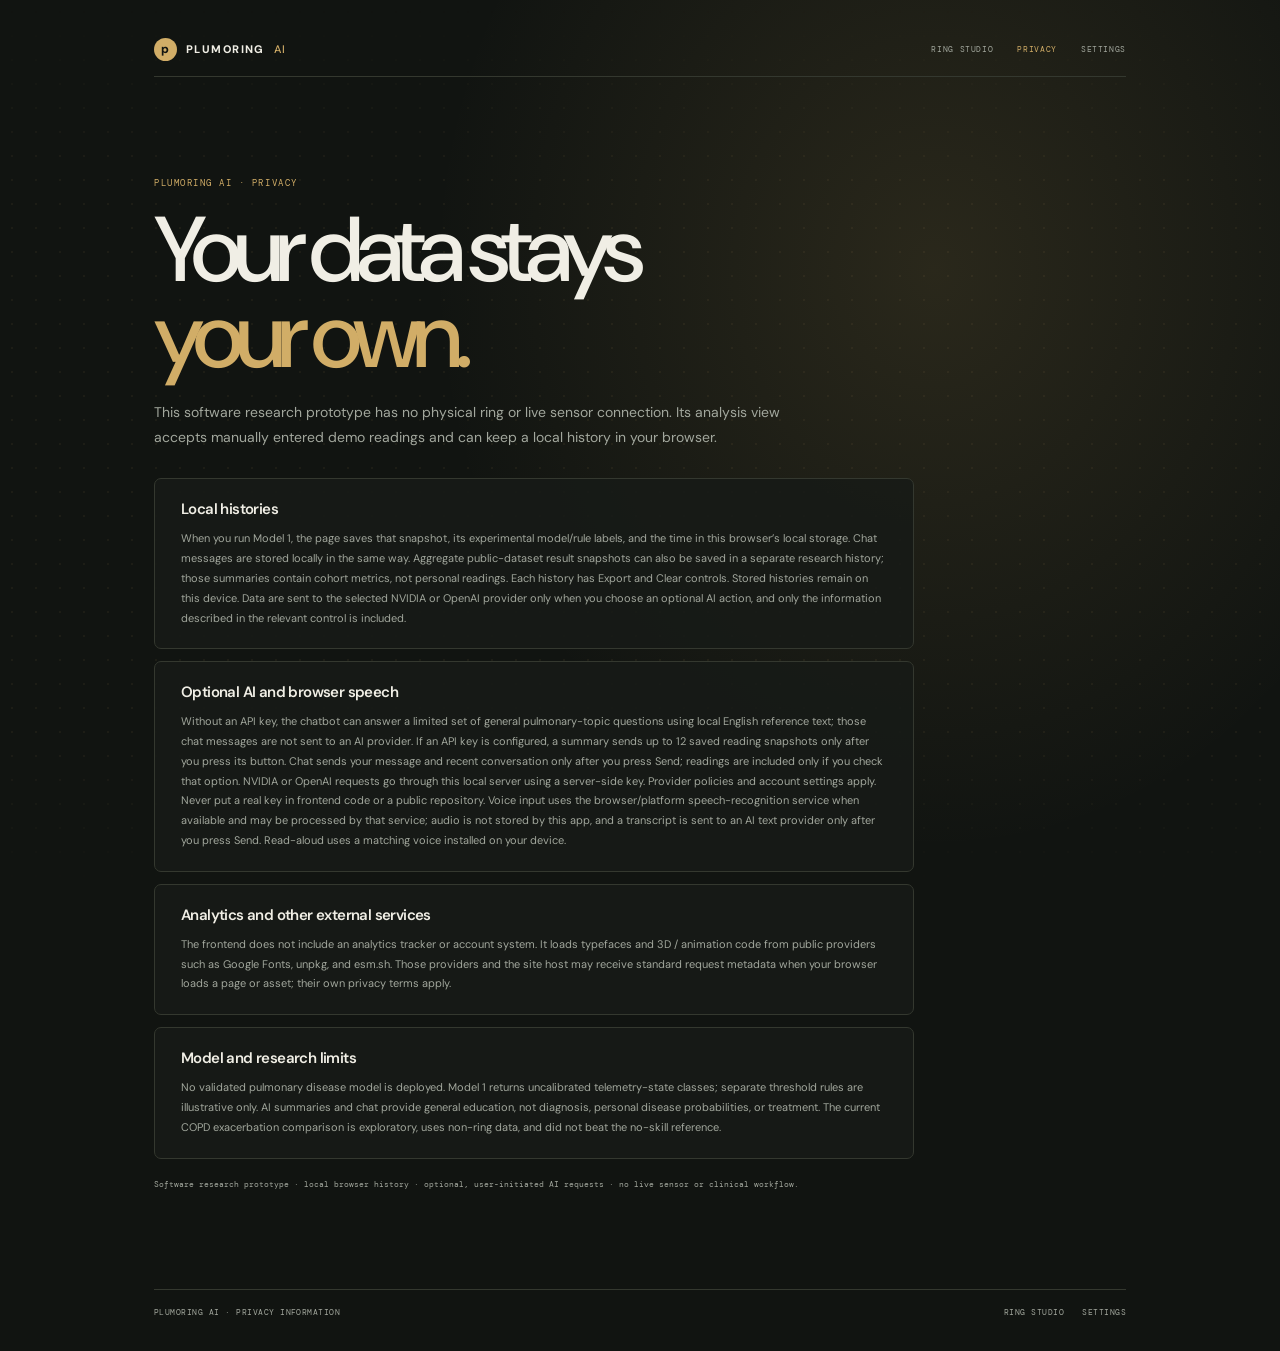
<file: privacy.html>
<!doctype html>
<html lang="en">
<head>
  <meta charset="utf-8">
  <meta name="viewport" content="width=device-width, initial-scale=1">
  <meta name="theme-color" content="#111411">
  <meta name="description" content="Privacy information for the PlumoRing AI concept frontend.">
  <title>Privacy — PlumoRing AI</title>
  <link rel="icon" type="image/svg+xml" href="favicon.svg">
  <link rel="preconnect" href="https://fonts.googleapis.com">
  <link rel="preconnect" href="https://fonts.gstatic.com" crossorigin>
  <link href="https://fonts.googleapis.com/css2?family=DM+Mono:wght@400;500&family=DM+Sans:wght@400;500;600;700;800&display=swap" rel="stylesheet">
  <link rel="stylesheet" href="pages.css">
  <script>try{const t=localStorage.getItem('plumoring-finish');if(['gold','black','doomsday'].includes(t))document.documentElement.dataset.theme=t;const m=localStorage.getItem('plumoring-motion');if(['system','full','reduced'].includes(m))document.documentElement.dataset.motion=m}catch{}</script>
</head>
<body>
  <main class="utility-page">
    <header class="utility-header">
      <a class="utility-brand" href="index.html"><span class="utility-mark">p</span> PLUMORING <em>AI</em></a>
      <nav class="utility-nav" aria-label="Main navigation"><a href="index.html">Ring studio</a><a href="privacy.html" aria-current="page">Privacy</a><a href="settings.html">Settings</a></nav>
    </header>
    <section class="utility-content policy-content" aria-labelledby="privacy-title">
      <p class="eyebrow">PLUMORING AI · PRIVACY</p>
      <h1 id="privacy-title">Your data stays<br><em>your own.</em></h1>
      <p class="policy-intro">This software research prototype has no physical ring or live sensor connection. Its analysis view accepts manually entered demo readings and can keep a local history in your browser.</p>
      <div class="policy-list">
        <section class="policy-card"><h2>Local histories</h2><p>When you run Model 1, the page saves that snapshot, its experimental model/rule labels, and the time in this browser’s local storage. Chat messages are stored locally in the same way. Aggregate public-dataset result snapshots can also be saved in a separate research history; those summaries contain cohort metrics, not personal readings. Each history has Export and Clear controls. Stored histories remain on this device. Data are sent to the selected NVIDIA or OpenAI provider only when you choose an optional AI action, and only the information described in the relevant control is included.</p></section>
        <section class="policy-card"><h2>Optional AI and browser speech</h2><p>Without an API key, the chatbot can answer a limited set of general pulmonary-topic questions using local English reference text; those chat messages are not sent to an AI provider. If an API key is configured, a summary sends up to 12 saved reading snapshots only after you press its button. Chat sends your message and recent conversation only after you press Send; readings are included only if you check that option. NVIDIA or OpenAI requests go through this local server using a server-side key. Provider policies and account settings apply. Never put a real key in frontend code or a public repository. Voice input uses the browser/platform speech-recognition service when available and may be processed by that service; audio is not stored by this app, and a transcript is sent to an AI text provider only after you press Send. Read-aloud uses a matching voice installed on your device.</p></section>
        <section class="policy-card"><h2>Analytics and other external services</h2><p>The frontend does not include an analytics tracker or account system. It loads typefaces and 3D / animation code from public providers such as Google Fonts, unpkg, and esm.sh. Those providers and the site host may receive standard request metadata when your browser loads a page or asset; their own privacy terms apply.</p></section>
        <section class="policy-card"><h2>Model and research limits</h2><p>No validated pulmonary disease model is deployed. Model 1 returns uncalibrated telemetry-state classes; separate threshold rules are illustrative only. AI summaries and chat provide general education, not diagnosis, personal disease probabilities, or treatment. The current COPD exacerbation comparison is exploratory, uses non-ring data, and did not beat the no-skill reference.</p></section>
      </div>
      <p class="policy-note">Software research prototype · local browser history · optional, user-initiated AI requests · no live sensor or clinical workflow.</p>
    </section>
    <footer class="utility-footer"><span>PLUMORING AI · PRIVACY INFORMATION</span><nav aria-label="Project information"><a href="index.html">Ring studio</a><a href="settings.html">Settings</a></nav></footer>
  </main>
  <script>const theme=document.documentElement.dataset.theme||'gold';document.body.dataset.theme=theme;document.querySelector('meta[name="theme-color"]').content=theme==='gold'?'#111411':theme==='black'?'#090c0d':'#0d1711';</script>
</body>
</html>
</file>
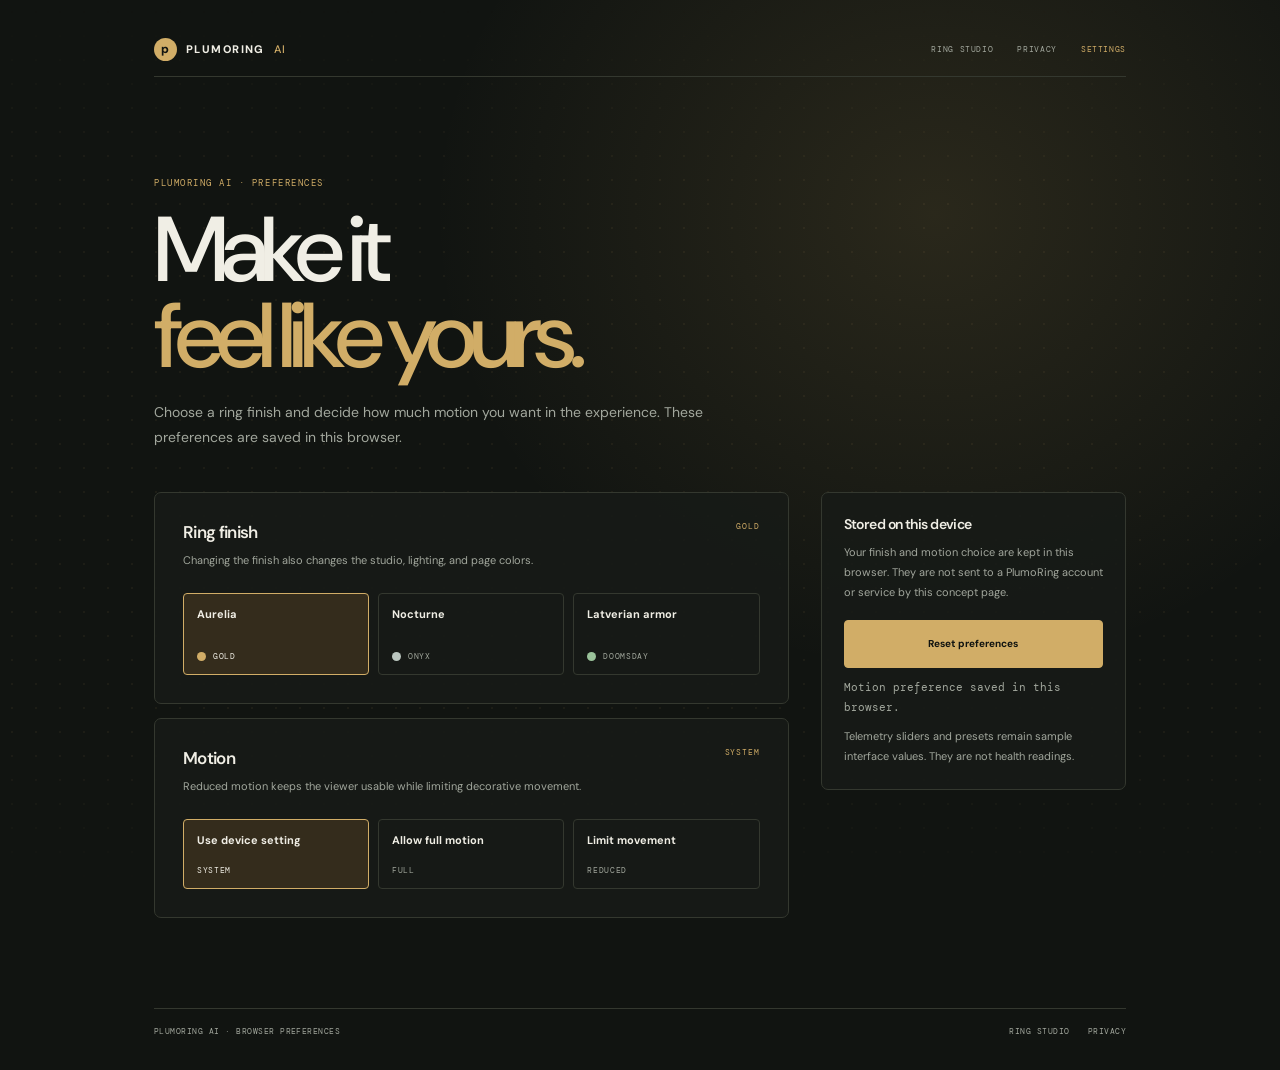
<file: settings.html>
<!doctype html>
<html lang="en">
<head>
  <meta charset="utf-8">
  <meta name="viewport" content="width=device-width, initial-scale=1">
  <meta name="theme-color" content="#111411">
  <meta name="description" content="Choose the PlumoRing AI finish and motion settings for this browser.">
  <title>Settings — PlumoRing AI</title>
  <link rel="icon" type="image/svg+xml" href="favicon.svg">
  <link rel="preconnect" href="https://fonts.googleapis.com">
  <link rel="preconnect" href="https://fonts.gstatic.com" crossorigin>
  <link href="https://fonts.googleapis.com/css2?family=DM+Mono:wght@400;500&family=DM+Sans:wght@400;500;600;700;800&display=swap" rel="stylesheet">
  <link rel="stylesheet" href="pages.css">
  <script>try{const t=localStorage.getItem('plumoring-finish');if(['gold','black','doomsday'].includes(t))document.documentElement.dataset.theme=t;const m=localStorage.getItem('plumoring-motion');if(['system','full','reduced'].includes(m))document.documentElement.dataset.motion=m}catch{}</script>
</head>
<body>
  <main class="utility-page">
    <header class="utility-header">
      <a class="utility-brand" href="index.html"><span class="utility-mark">p</span> PLUMORING <em>AI</em></a>
      <nav class="utility-nav" aria-label="Main navigation"><a href="index.html">Ring studio</a><a href="privacy.html">Privacy</a><a href="settings.html" aria-current="page">Settings</a></nav>
    </header>
    <section class="utility-content" aria-labelledby="settings-title">
      <p class="eyebrow">PLUMORING AI · PREFERENCES</p>
      <h1 id="settings-title">Make it<br><em>feel like yours.</em></h1>
      <p class="utility-lede">Choose a ring finish and decide how much motion you want in the experience. These preferences are saved in this browser.</p>
      <div class="settings-layout">
        <div class="settings-groups">
          <section class="setting-card" aria-labelledby="finish-title">
            <div class="setting-heading"><div><h2 id="finish-title">Ring finish</h2><p>Changing the finish also changes the studio, lighting, and page colors.</p></div><span class="setting-state" id="finish-state">GOLD</span></div>
            <fieldset class="choice-grid" aria-label="Choose a ring finish">
              <div class="choice"><input id="finish-gold" type="radio" name="finish" value="gold"><label for="finish-gold"><b>Aurelia</b><span><i style="--swatch:#d1ad67"></i> Gold</span></label></div>
              <div class="choice"><input id="finish-black" type="radio" name="finish" value="black"><label for="finish-black"><b>Nocturne</b><span><i style="--swatch:#bbc6bf"></i> Onyx</span></label></div>
              <div class="choice"><input id="finish-doomsday" type="radio" name="finish" value="doomsday"><label for="finish-doomsday"><b>Latverian armor</b><span><i style="--swatch:#9ac29a"></i> Doomsday</span></label></div>
            </fieldset>
          </section>
          <section class="setting-card" aria-labelledby="motion-title">
            <div class="setting-heading"><div><h2 id="motion-title">Motion</h2><p>Reduced motion keeps the viewer usable while limiting decorative movement.</p></div><span class="setting-state" id="motion-state">SYSTEM</span></div>
            <fieldset class="choice-grid" aria-label="Choose motion preference">
              <div class="choice motion-choice"><input id="motion-system" type="radio" name="motion" value="system"><label for="motion-system"><b>Use device setting</b><span>System</span></label></div>
              <div class="choice motion-choice"><input id="motion-full" type="radio" name="motion" value="full"><label for="motion-full"><b>Allow full motion</b><span>Full</span></label></div>
              <div class="choice motion-choice"><input id="motion-reduced" type="radio" name="motion" value="reduced"><label for="motion-reduced"><b>Limit movement</b><span>Reduced</span></label></div>
            </fieldset>
          </section>
        </div>
        <aside class="settings-aside">
          <h2>Stored on this device</h2>
          <p>Your finish and motion choice are kept in this browser. They are not sent to a PlumoRing account or service by this concept page.</p>
          <button class="action-button primary" id="reset-settings" type="button">Reset preferences</button>
          <p class="save-status" id="save-status" role="status" aria-live="polite">Changes save as you choose them.</p>
          <p>Telemetry sliders and presets remain sample interface values. They are not health readings.</p>
        </aside>
      </div>
    </section>
    <footer class="utility-footer"><span>PLUMORING AI · BROWSER PREFERENCES</span><nav aria-label="Project information"><a href="index.html">Ring studio</a><a href="privacy.html">Privacy</a></nav></footer>
  </main>
  <script>
    const finishNames={gold:'GOLD',black:'ONYX',doomsday:'DOOMSDAY'};
    const validFinish=value=>Object.hasOwn(finishNames,value)?value:'gold';
    const validMotion=value=>['system','full','reduced'].includes(value)?value:'system';
    function readPreference(key,fallback){try{return localStorage.getItem(key)||fallback}catch{return fallback}}
    let currentFinish=validFinish(document.documentElement.dataset.theme||readPreference('plumoring-finish','gold'));
    let currentMotion=validMotion(document.documentElement.dataset.motion||readPreference('plumoring-motion','system'));
    function updateThemeColor(){document.querySelector('meta[name="theme-color"]').content=currentFinish==='gold'?'#111411':currentFinish==='black'?'#090c0d':'#0d1711'}
    function savePreference(key,value){try{localStorage.setItem(key,value);return true}catch{return false}}
    function announce(message){document.querySelector('#save-status').textContent=message}
    function chooseFinish(value){currentFinish=validFinish(value);document.body.dataset.theme=currentFinish;document.documentElement.dataset.theme=currentFinish;document.querySelector(`#finish-${currentFinish}`).checked=true;document.querySelector('#finish-state').textContent=finishNames[currentFinish];updateThemeColor();announce(savePreference('plumoring-finish',currentFinish)?'Finish saved in this browser.':'This browser could not save the finish preference.')}
    function chooseMotion(value){currentMotion=validMotion(value);document.documentElement.dataset.motion=currentMotion;document.querySelector(`#motion-${currentMotion}`).checked=true;document.querySelector('#motion-state').textContent=currentMotion.toUpperCase();announce(savePreference('plumoring-motion',currentMotion)?'Motion preference saved in this browser.':'This browser could not save the motion preference.')}
    document.querySelectorAll('input[name="finish"]').forEach(input=>input.addEventListener('change',()=>chooseFinish(input.value)));
    document.querySelectorAll('input[name="motion"]').forEach(input=>input.addEventListener('change',()=>chooseMotion(input.value)));
    document.querySelector('#reset-settings').addEventListener('click',()=>{chooseFinish('gold');chooseMotion('system');announce('Preferences reset to Gold and device motion.')});
    chooseFinish(currentFinish);chooseMotion(currentMotion);updateThemeColor();
  </script>
</body>
</html>
</file>
<file: pages.css>
:root {
  color-scheme: dark;
  --page-bg: #111411;
  --page-ink: #f0eee5;
  --page-muted: #a2a79d;
  --page-line: #34382f;
  --page-accent: #d1ad67;
  --page-accent-soft: #342c1c;
  --page-surface: #171b17;
  --page-glow: #d1ad5f;
  --page-mono: "DM Mono", ui-monospace, monospace;
  --page-sans: "DM Sans", system-ui, sans-serif;
}
body[data-theme="black"], html[data-theme="black"] {
  --page-bg: #090c0d; --page-ink: #eff1eb; --page-muted: #a3aca5; --page-line: #303936;
  --page-accent: #bbc6bf; --page-accent-soft: #28312e; --page-surface: #121716; --page-glow: #b8c4be;
}
body[data-theme="doomsday"], html[data-theme="doomsday"] {
  --page-bg: #0d1711; --page-ink: #f0f0e8; --page-muted: #a4afa5; --page-line: #34443a;
  --page-accent: #9ac29a; --page-accent-soft: #20362a; --page-surface: #142019; --page-glow: #668e70;
}
* { box-sizing: border-box; }
html { min-width: 320px; scroll-behavior: smooth; }
body {
  min-width: 320px; min-height: 100vh; margin: 0; color: var(--page-ink); font-family: var(--page-sans);
  background: radial-gradient(ellipse at 73% 20%, color-mix(in srgb, var(--page-glow) 13%, transparent), transparent 38%), var(--page-bg);
  transition: background-color .4s ease, color .4s ease; -webkit-font-smoothing: antialiased;
}
body::before { content: ""; position: fixed; inset: 0; z-index: -1; pointer-events: none; opacity: .25; background-image: radial-gradient(circle, color-mix(in srgb, var(--page-accent) 28%, transparent) .7px, transparent 1px); background-size: 24px 24px; mask-image: linear-gradient(transparent, #000 20%, #000 82%, transparent); }
a { color: inherit; }
button, input { font: inherit; }
button:focus-visible, a:focus-visible, input:focus-visible { outline: 2px solid var(--page-accent); outline-offset: 4px; }
.utility-page { width: min(1100px, 100%); min-height: 100vh; margin-inline: auto; padding: 22px clamp(18px, 5vw, 68px) 34px; display: flex; flex-direction: column; }
.utility-header { min-height: 55px; display: flex; align-items: center; justify-content: space-between; gap: 18px; border-bottom: 1px solid var(--page-line); }
.utility-brand { display: inline-flex; align-items: center; gap: 9px; color: var(--page-ink); font-size: 11px; font-weight: 800; letter-spacing: .13em; text-decoration: none; white-space: nowrap; }
.utility-mark { width: 23px; height: 23px; display: grid; place-items: center; border-radius: 50%; background: var(--page-accent); color: var(--page-bg); font-size: 12px; }
.utility-brand em { color: var(--page-accent); font-style: normal; font-weight: 500; }
.utility-nav { display: flex; align-items: center; gap: clamp(10px, 2vw, 24px); }
.utility-nav a { min-height: 44px; display: inline-flex; align-items: center; color: var(--page-muted); font: 8px var(--page-mono); letter-spacing: .08em; text-decoration: none; text-transform: uppercase; transition: color .2s ease; }
.utility-nav a:hover, .utility-nav a[aria-current="page"] { color: var(--page-accent); }
.utility-content { flex: 1; padding: clamp(46px, 9vw, 100px) 0 clamp(52px, 8vw, 90px); }
.eyebrow { margin: 0 0 18px; color: var(--page-accent); font: 9px var(--page-mono); letter-spacing: .17em; text-transform: uppercase; }
.utility-content h1 { max-width: 900px; margin: 0; font-size: clamp(44px, 8vw, 92px); font-weight: 500; line-height: .94; letter-spacing: -.08em; text-wrap: balance; }
.utility-content h1 em { color: var(--page-accent); font-style: normal; }
.utility-lede { max-width: 620px; margin: 20px 0 0; color: var(--page-muted); font-size: 14px; line-height: 1.8; }
.utility-footer { display: flex; justify-content: space-between; align-items: center; flex-wrap: wrap; gap: 12px 20px; padding-top: 17px; border-top: 1px solid var(--page-line); color: var(--page-muted); font: 8px var(--page-mono); letter-spacing: .06em; text-transform: uppercase; }
.utility-footer nav { display: flex; gap: 18px; }
.utility-footer a { color: var(--page-muted); text-decoration: none; }
.utility-footer a:hover { color: var(--page-accent); }
.utility-actions { display: flex; flex-wrap: wrap; gap: 10px; margin-top: 28px; }
.action-link, .action-button { min-height: 48px; display: inline-flex; justify-content: center; align-items: center; gap: 11px; padding: 0 18px; border: 1px solid var(--page-line); border-radius: 4px; background: var(--page-surface); color: var(--page-ink); font-size: 10px; font-weight: 750; text-decoration: none; cursor: pointer; transition: transform .2s ease, border-color .2s ease, background .2s ease; }
.action-link:hover, .action-button:hover { transform: translateY(-2px); border-color: var(--page-accent); }
.action-link.primary, .action-button.primary { border-color: var(--page-accent); background: var(--page-accent); color: var(--page-bg); }
.orbit-art { position: relative; width: min(300px, 60vw); aspect-ratio: 1; margin: 48px 0 0 auto; border-radius: 50%; background: radial-gradient(circle, color-mix(in srgb, var(--page-glow) 16%, transparent), transparent 65%); }
.orbit-art::before, .orbit-art::after { content: ""; position: absolute; inset: 23%; border: 18px solid transparent; border-radius: 50%; transform: rotateX(64deg) rotate(-25deg); }
.orbit-art::before { border-top-color: var(--page-accent); border-bottom-color: color-mix(in srgb, var(--page-accent) 35%, transparent); box-shadow: 0 0 36px color-mix(in srgb, var(--page-glow) 25%, transparent), inset 0 0 18px color-mix(in srgb, var(--page-glow) 20%, transparent); }
.orbit-art::after { inset: 31%; border-width: 1px; border-color: color-mix(in srgb, var(--page-accent) 38%, transparent); transform: rotateX(64deg) rotate(28deg); }

.settings-layout { display: grid; grid-template-columns: minmax(0, 1.35fr) minmax(250px, .65fr); gap: 32px; align-items: start; margin-top: 42px; }
.settings-groups { display: grid; gap: 14px; }
.setting-card, .settings-aside, .policy-card { border: 1px solid var(--page-line); border-radius: 7px; background: color-mix(in srgb, var(--page-surface) 88%, transparent); }
.setting-card { padding: clamp(18px, 3vw, 28px); }
.setting-heading { display: flex; align-items: flex-start; justify-content: space-between; gap: 16px; }
.setting-heading h2, .settings-aside h2, .policy-card h2 { margin: 0; font-size: 17px; font-weight: 600; letter-spacing: -.04em; }
.setting-heading p, .settings-aside p, .policy-card p, .policy-card li { color: var(--page-muted); font-size: 11px; line-height: 1.8; }
.setting-heading p { max-width: 530px; margin: 8px 0 0; }
.setting-state { flex: 0 0 auto; color: var(--page-accent); font: 8px var(--page-mono); letter-spacing: .1em; text-transform: uppercase; }
.choice-grid { min-width: 0; display: grid; grid-template-columns: repeat(3, minmax(0, 1fr)); gap: 9px; margin: 22px 0 0; padding: 0; border: 0; }
.choice { position: relative; min-width: 0; }
.choice input { position: absolute; width: 1px; height: 1px; opacity: 0; }
.choice label { min-height: 82px; display: flex; flex-direction: column; justify-content: space-between; gap: 12px; padding: 13px; border: 1px solid var(--page-line); border-radius: 4px; color: var(--page-muted); cursor: pointer; transition: border-color .2s, background .2s, color .2s; }
.choice input:checked + label { border-color: var(--page-accent); background: var(--page-accent-soft); color: var(--page-ink); }
.choice input:focus-visible + label { outline: 2px solid var(--page-accent); outline-offset: 3px; }
.choice label b { font-size: 11px; color: var(--page-ink); }
.choice label span { display: flex; align-items: center; gap: 7px; font: 8px var(--page-mono); text-transform: uppercase; letter-spacing: .08em; }
.choice label i { width: 9px; height: 9px; display: inline-block; border-radius: 50%; background: var(--swatch, var(--page-accent)); }
.motion-choice label { min-height: 70px; }
.settings-aside { padding: 22px; }
.settings-aside h2 { font-size: 14px; }
.settings-aside p { margin: 10px 0 0; }
.settings-aside .action-button { width: 100%; margin-top: 17px; }
.save-status { min-height: 20px; margin-top: 12px; color: var(--page-accent); font: 8px var(--page-mono); }
.policy-content { max-width: 760px; }
.policy-content > .eyebrow { margin-bottom: 18px; }
.policy-intro { max-width: 650px; margin: 20px 0 28px; color: var(--page-muted); font-size: 14px; line-height: 1.8; }
.policy-list { display: grid; gap: 12px; }
.policy-card { padding: 20px clamp(18px, 3vw, 26px); }
.policy-card h2 { font-size: 15px; }
.policy-card p { margin: 10px 0 0; }
.policy-card ul { margin: 10px 0 0; padding-left: 19px; }
.policy-card li + li { margin-top: 5px; }
.policy-note { margin-top: 18px; color: var(--page-muted); font: 8px/1.8 var(--page-mono); }
.not-found { display: grid; grid-template-columns: minmax(0, 1fr) minmax(170px, .55fr); gap: 24px; align-items: center; }
.error-code { display: block; margin-bottom: 20px; color: var(--page-accent); font: 10px var(--page-mono); letter-spacing: .15em; }

@media (max-width: 760px) {
  .utility-page { padding: 14px 18px 24px; }
  .utility-header { min-height: 58px; }
  .utility-brand { font-size: 9px; gap: 7px; }
  .utility-mark { width: 21px; height: 21px; }
  .utility-nav { gap: clamp(8px, 2.5vw, 16px); }
  .utility-nav a { font-size: 7px; }
  .utility-content { padding: 52px 0 58px; }
  .utility-content h1 { font-size: clamp(48px, 13vw, 76px); }
  .utility-lede, .policy-intro { font-size: 12px; }
  .settings-layout { grid-template-columns: 1fr; gap: 14px; margin-top: 30px; }
  .not-found { grid-template-columns: 1fr; }
  .orbit-art { width: min(220px, 54vw); margin: 8px auto 0; }
}
@media (max-width: 430px) {
  .utility-page { padding-inline: 14px; }
  .utility-brand { font-size: 8px; letter-spacing: .09em; }
  .utility-nav { gap: 8px; }
  .utility-nav a { font-size: 6px; letter-spacing: .05em; }
  .utility-content { padding-top: 42px; }
  .choice-grid { grid-template-columns: 1fr; }
  .choice label { min-height: 64px; flex-direction: row; align-items: center; }
  .setting-heading { flex-direction: column; gap: 7px; }
  .utility-footer { font-size: 7px; }
}
@media (prefers-reduced-motion: reduce) {
  :root:not([data-motion="full"]) { scroll-behavior: auto; }
  :root:not([data-motion="full"]) *, :root:not([data-motion="full"]) *::before, :root:not([data-motion="full"]) *::after { animation-duration: .01ms !important; animation-iteration-count: 1 !important; transition-duration: .01ms !important; }
}
html[data-motion="reduced"] { scroll-behavior: auto; }
html[data-motion="reduced"] *, html[data-motion="reduced"] *::before, html[data-motion="reduced"] *::after { animation-duration: .01ms !important; animation-iteration-count: 1 !important; transition-duration: .01ms !important; }
</file>
